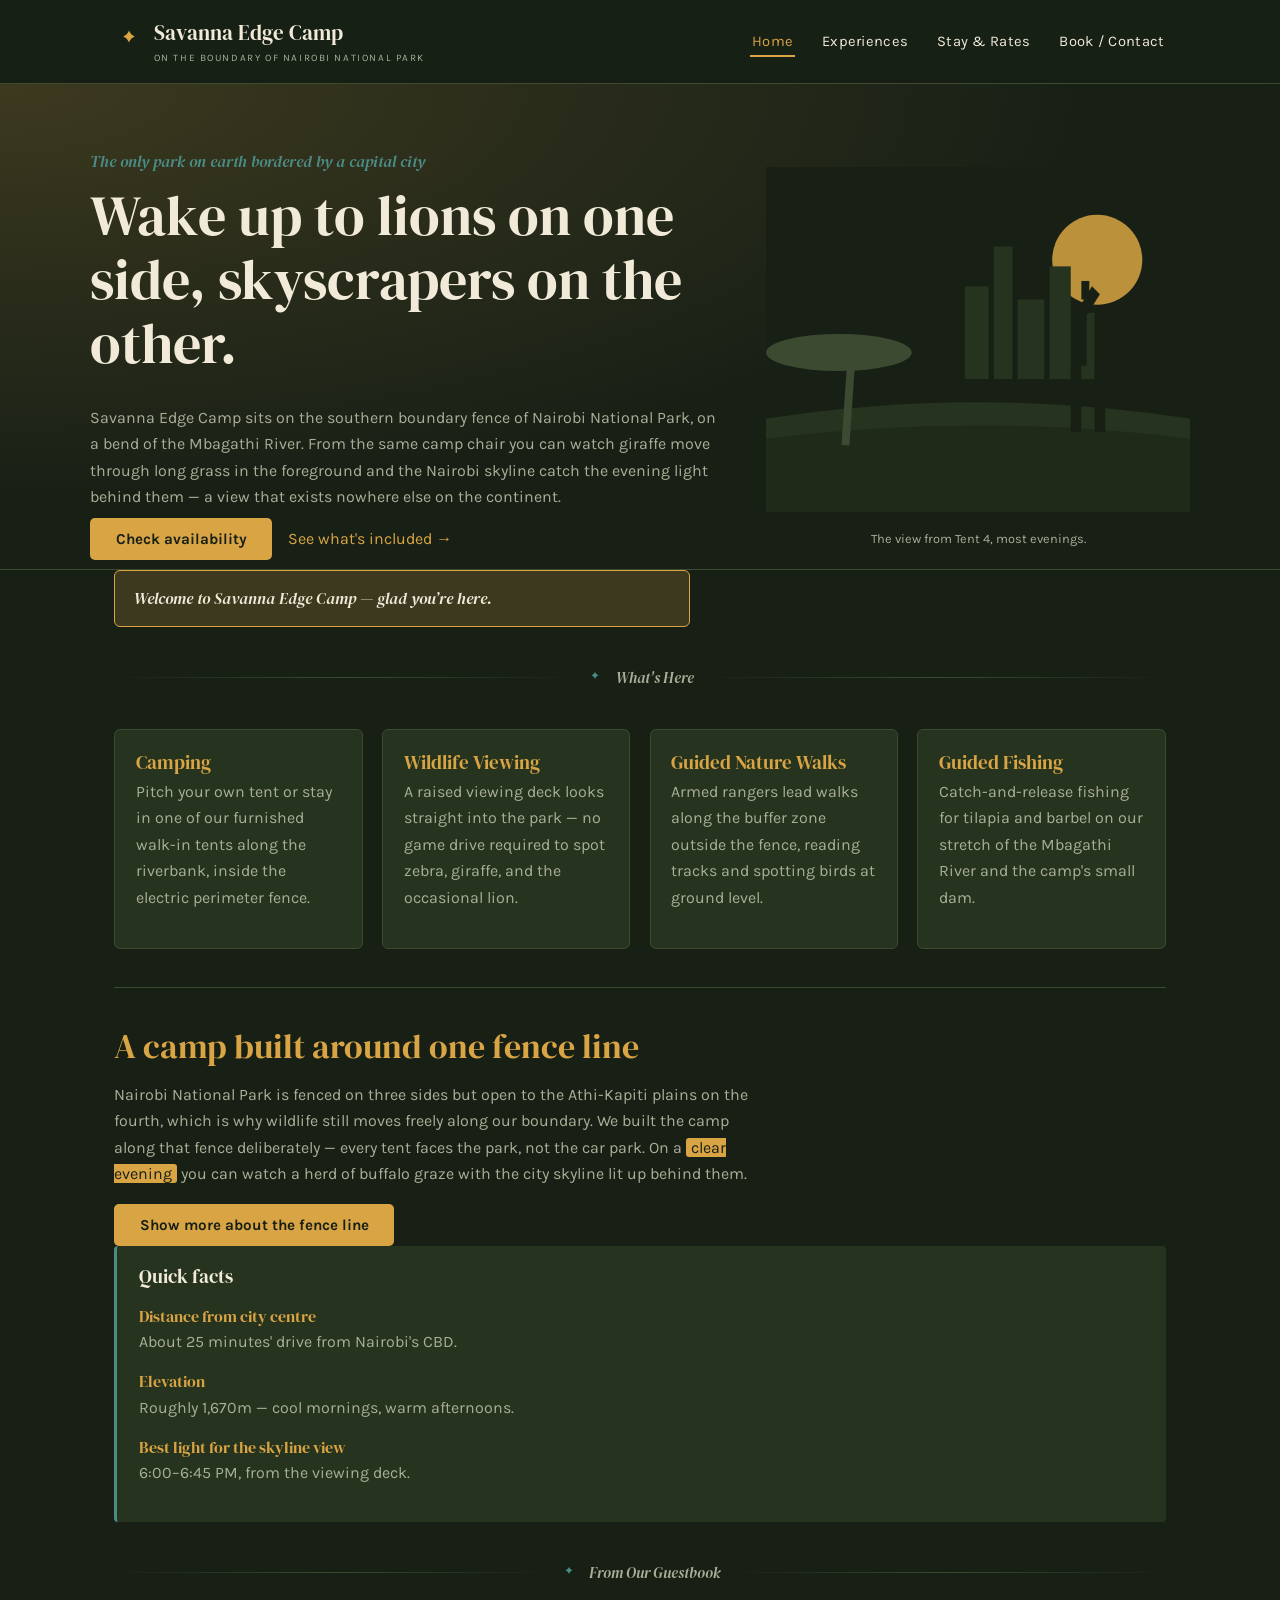
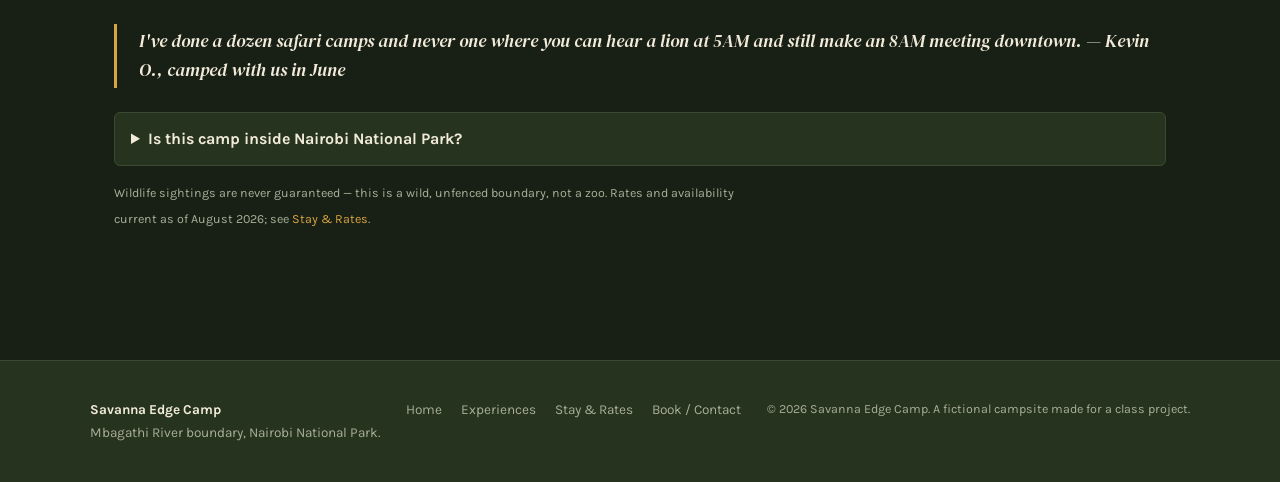
<file: index.html>
<!DOCTYPE html>
<html lang="en">
<head>
<meta charset="UTF-8">
<meta name="viewport" content="width=device-width, initial-scale=1.0">
<title>Savanna Edge Camp — Home</title>
<meta name="description" content="A tented camp on the boundary of Nairobi National Park — camping, wildlife views, guided nature walks, and guided fishing at the dam.">
<link rel="stylesheet" href="style.css">
<script src="script.js" defer></script>
</head>
<body>

<header class="site-header">
  <div class="header-inner">
    <a class="brand" href="index.html" style="display:flex;align-items:center;gap:.6rem;">
      <svg width="30" height="30" viewBox="0 0 40 40" aria-hidden="true">
        <path d="M20 6c-2 6-8 8-8 8s6 2 8 8c2-6 8-8 8-8s-6-2-8-8Z" fill="#D9A544"/>
      </svg>
      <span>Savanna Edge Camp<small>On the boundary of Nairobi National Park</small></span>
    </a>
    <nav class="primary-nav" aria-label="Primary">
      <ul>
        <li><a href="index.html" aria-current="page">Home</a></li>
        <li><a href="experiences.html">Experiences</a></li>
        <li><a href="stay.php">Stay &amp; Rates</a></li>
        <li><a href="contact.php">Book / Contact</a></li>
      </ul>
    </nav>
  </div>
</header>

<section class="hero">
  <div class="hero-inner">
    <div>
      <span class="eyebrow">The only park on earth bordered by a capital city</span>
      <h1>Wake up to lions on one side, skyscrapers on the other.</h1>
      <p>Savanna Edge Camp sits on the southern boundary fence of Nairobi National Park, on a bend of the Mbagathi River. From the same camp chair you can watch giraffe move through long grass in the foreground and the Nairobi skyline catch the evening light behind them — a view that exists nowhere else on the continent.</p>
      <p>
        <a class="btn" href="contact.php">Check availability</a>
        &nbsp;&nbsp;
        <a href="experiences.html">See what's included &rarr;</a>
      </p>
    </div>
    <figure style="margin:0;">
      <svg viewBox="0 0 320 260" width="100%" role="img" aria-labelledby="heroTitle">
        <title id="heroTitle">Illustration of the Nairobi skyline behind savanna grass, an acacia tree, and a giraffe silhouette</title>
        <rect x="0" y="0" width="320" height="260" fill="#182016"/>
        <circle cx="250" cy="70" r="34" fill="#D9A544" opacity="0.85"/>
        <!-- skyline -->
        <g fill="#26331F">
          <rect x="150" y="90" width="18" height="70"/>
          <rect x="172" y="60" width="14" height="100"/>
          <rect x="190" y="100" width="20" height="60"/>
          <rect x="214" y="75" width="16" height="85"/>
          <rect x="234" y="110" width="14" height="50"/>
        </g>
        <!-- ground -->
        <path d="M0 190 Q160 165 320 190 L320 260 L0 260 Z" fill="#26331F"/>
        <path d="M0 205 Q160 185 320 205 L320 260 L0 260 Z" fill="#1F2A19"/>
        <!-- acacia tree -->
        <path d="M60 210 L64 150" stroke="#3C4A31" stroke-width="6" fill="none"/>
        <ellipse cx="55" cy="140" rx="55" ry="14" fill="#3C4A31"/>
        <!-- giraffe silhouette -->
        <g fill="#182016">
          <rect x="230" y="150" width="8" height="50"/>
          <rect x="248" y="150" width="8" height="50"/>
          <path d="M234 150 L234 110 L246 90 L252 96 L242 112 L242 150 Z"/>
          <rect x="238" y="86" width="6" height="14"/>
        </g>
      </svg>
      <figcaption style="text-align:center;color:var(--sage);font-size:.8rem;margin-top:.5rem;">The view from Tent 4, most evenings.</figcaption>
    </figure>
  </div>
</section>

<main>

  <!-- Filled in by script.js after asking the visitor for their name -->
  <p id="welcome-message" hidden></p>

  <div class="horizon-rule">
    <svg width="18" height="18" viewBox="0 0 40 40" aria-hidden="true"><path d="M20 6c-2 6-8 8-8 8s6 2 8 8c2-6 8-8 8-8s-6-2-8-8Z" fill="#4C8C86"/></svg>
    What's Here
  </div>

  <div class="card-grid">
    <article class="card">
      <h3>Camping</h3>
      <p>Pitch your own tent or stay in one of our furnished walk-in tents along the riverbank, inside the electric perimeter fence.</p>
    </article>
    <article class="card">
      <h3>Wildlife Viewing</h3>
      <p>A raised viewing deck looks straight into the park — no game drive required to spot zebra, giraffe, and the occasional lion.</p>
    </article>
    <article class="card">
      <h3>Guided Nature Walks</h3>
      <p>Armed rangers lead walks along the buffer zone outside the fence, reading tracks and spotting birds at ground level.</p>
    </article>
    <article class="card">
      <h3>Guided Fishing</h3>
      <p>Catch-and-release fishing for tilapia and barbel on our stretch of the Mbagathi River and the camp's small dam.</p>
    </article>
  </div>

  <hr class="thin">

  <section aria-labelledby="whyus">
    <h2 id="whyus">A camp built around one fence line</h2>
    <p>Nairobi National Park is fenced on three sides but open to the Athi-Kapiti plains on the fourth, which is why wildlife still moves freely along our boundary. We built the camp along that fence deliberately — every tent faces the park, not the car park. On a <mark>clear evening</mark> you can watch a herd of buffalo graze with the city skyline lit up behind them.</p>

    <button type="button" id="fence-info-toggle" class="btn">Show more about the fence line</button>

    <div id="fence-info-extra" hidden style="margin-top:1rem;">
      <p>The electric fence around camp is a low-voltage, wildlife-deterrent design — it keeps larger animals from wandering into the tented area at night without harming them. It's inspected every evening at dusk by camp staff before the fire is lit. The section facing the park is intentionally see-through wire, not solid fencing, so the view stays open from every tent and from the deck.</p>
    </div>

    <aside class="panel">
      <h3>Quick facts</h3>
      <dl>
        <dt>Distance from city centre</dt>
        <dd>About 25 minutes' drive from Nairobi's CBD.</dd>
        <dt>Elevation</dt>
        <dd>Roughly 1,670m — cool mornings, warm afternoons.</dd>
        <dt>Best light for the skyline view</dt>
        <dd>6:00–6:45 PM, from the viewing deck.</dd>
      </dl>
    </aside>
  </section>

  <div class="horizon-rule">
    <svg width="18" height="18" viewBox="0 0 40 40" aria-hidden="true"><path d="M20 6c-2 6-8 8-8 8s6 2 8 8c2-6 8-8 8-8s-6-2-8-8Z" fill="#4C8C86"/></svg>
    From Our Guestbook
  </div>

  <blockquote>
    I've done a dozen safari camps and never one where you can hear a lion at 5AM and still make an 8AM meeting downtown.
    — Kevin O., camped with us in June
  </blockquote>

  <details>
    <summary>Is this camp inside Nairobi National Park?</summary>
    <p style="margin-top:.6rem;">No — we sit just outside the park's southern boundary, on private land along the Mbagathi River. Wildlife regularly moves along this stretch, but our nature walks and fishing take place outside the park fence, which is why they don't require a park vehicle or park entry fee.</p>
  </details>

  <p><small class="fine">Wildlife sightings are never guaranteed — this is a wild, unfenced boundary, not a zoo. Rates and availability current as of <time datetime="2026-08-01">August 2026</time>; see <a href="stay.php">Stay &amp; Rates</a>.</small></p>

</main>

<footer class="site-footer">
  <div class="footer-inner">
    <div>
      <strong style="color:var(--cream);">Savanna Edge Camp</strong><br>
      Mbagathi River boundary, Nairobi National Park.
    </div>
    <nav aria-label="Footer">
      <ul>
        <li><a href="index.html">Home</a></li>
        <li><a href="experiences.html">Experiences</a></li>
        <li><a href="stay.php">Stay &amp; Rates</a></li>
        <li><a href="contact.php">Book / Contact</a></li>
      </ul>
    </nav>
    <small class="fine">&copy; 2026 Savanna Edge Camp. A fictional campsite made for a class project.</small>
  </div>
</footer>

</body>
</html>
</file>
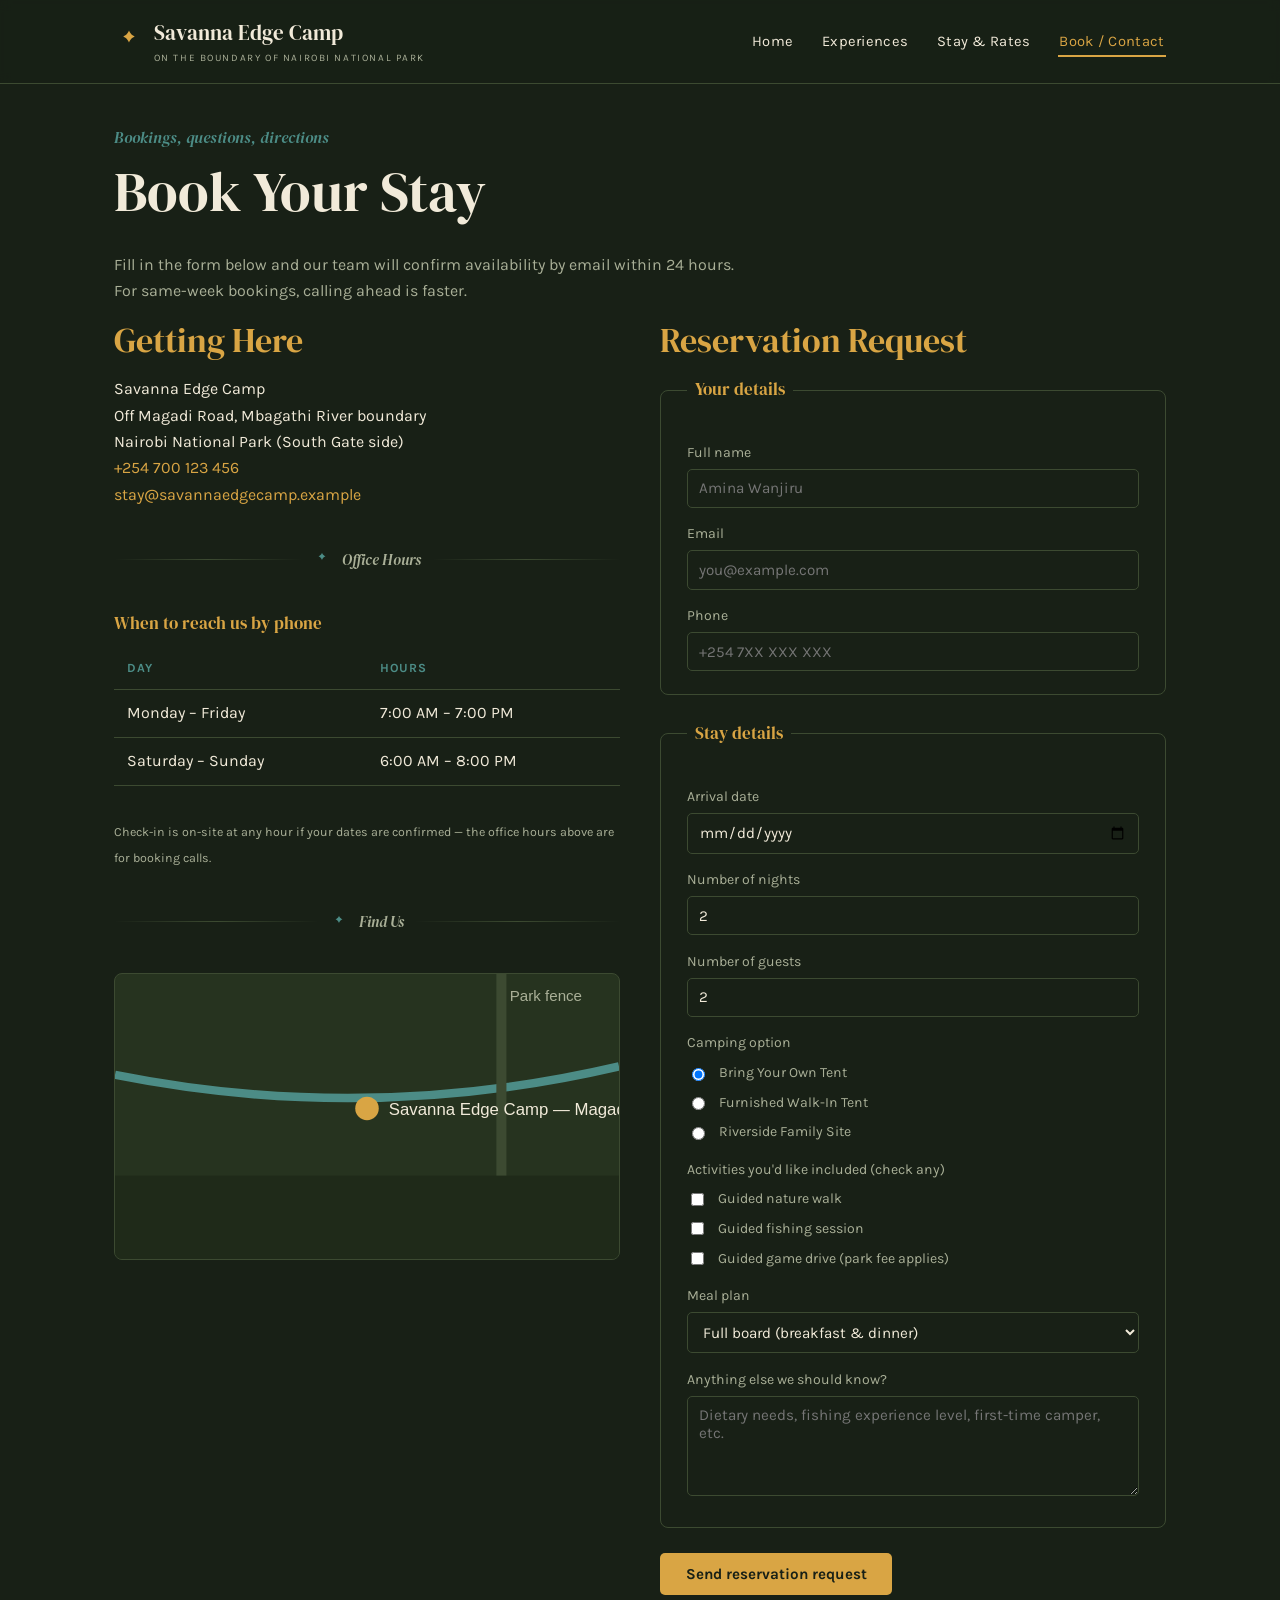
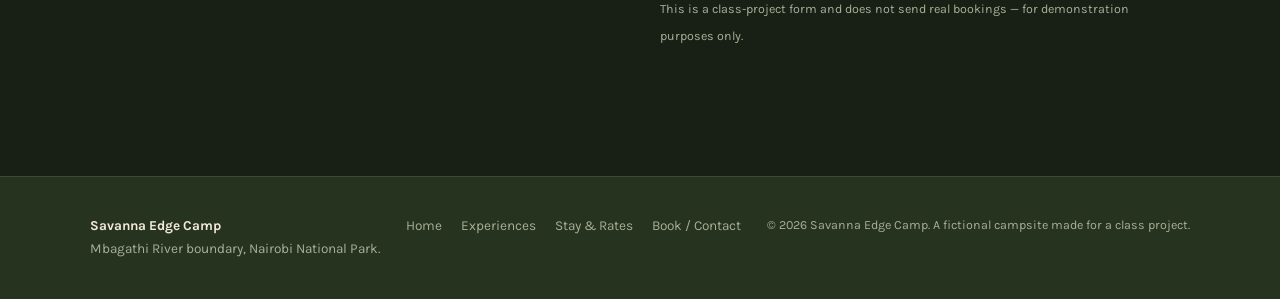
<file: contact.html>
<!DOCTYPE html>
<html lang="en">
<head>
<meta charset="UTF-8">
<meta name="viewport" content="width=device-width, initial-scale=1.0">
<title>Savanna Edge Camp — Book / Contact</title>
<meta name="description" content="Reserve your stay, ask a question, or find directions to Savanna Edge Camp.">
<link rel="stylesheet" href="style.css">
<script src="script.js" defer></script>
</head>
<body>

<header class="site-header">
  <div class="header-inner">
    <a class="brand" href="index.html" style="display:flex;align-items:center;gap:.6rem;">
      <svg width="30" height="30" viewBox="0 0 40 40" aria-hidden="true">
        <path d="M20 6c-2 6-8 8-8 8s6 2 8 8c2-6 8-8 8-8s-6-2-8-8Z" fill="#D9A544"/>
      </svg>
      <span>Savanna Edge Camp<small>On the boundary of Nairobi National Park</small></span>
    </a>
    <nav class="primary-nav" aria-label="Primary">
      <ul>
        <li><a href="index.html">Home</a></li>
        <li><a href="experiences.html">Experiences</a></li>
        <li><a href="stay.html">Stay &amp; Rates</a></li>
        <li><a href="contact.html" aria-current="page">Book / Contact</a></li>
      </ul>
    </nav>
  </div>
</header>

<main style="padding-top:2.5rem;">

  <span class="eyebrow">Bookings, questions, directions</span>
  <h1>Book Your Stay</h1>
  <p>Fill in the form below and our team will confirm availability by email within 24 hours. For same-week bookings, calling ahead is faster.</p>

  <div style="display:grid;grid-template-columns:1fr 1fr;gap:2.5rem;">
    <section>
      <h2>Getting Here</h2>
      <address>
        Savanna Edge Camp<br>
        Off Magadi Road, Mbagathi River boundary<br>
        Nairobi National Park (South Gate side)<br>
        <a href="tel:+254700123456">+254 700 123 456</a><br>
        <a href="mailto:stay@savannaedgecamp.example">stay@savannaedgecamp.example</a>
      </address>

      <div class="horizon-rule">
        <svg width="18" height="18" viewBox="0 0 40 40" aria-hidden="true"><path d="M20 6c-2 6-8 8-8 8s6 2 8 8c2-6 8-8 8-8s-6-2-8-8Z" fill="#4C8C86"/></svg>
        Office Hours
      </div>
      <table>
        <caption>When to reach us by phone</caption>
        <thead><tr><th scope="col">Day</th><th scope="col">Hours</th></tr></thead>
        <tbody>
          <tr><td>Monday – Friday</td><td>7:00 AM – 7:00 PM</td></tr>
          <tr><td>Saturday – Sunday</td><td>6:00 AM – 8:00 PM</td></tr>
        </tbody>
      </table>
      <p><small class="fine">Check-in is on-site at any hour if your dates are confirmed — the office hours above are for booking calls.</small></p>

      <div class="horizon-rule">
        <svg width="18" height="18" viewBox="0 0 40 40" aria-hidden="true"><path d="M20 6c-2 6-8 8-8 8s6 2 8 8c2-6 8-8 8-8s-6-2-8-8Z" fill="#4C8C86"/></svg>
        Find Us
      </div>
      <svg viewBox="0 0 300 170" width="100%" role="img" aria-labelledby="mapTitle" style="border:1px solid #3C4A31;border-radius:8px;background:#26331F;">
        <title id="mapTitle">Simplified map showing Savanna Edge Camp on the Mbagathi River boundary of Nairobi National Park, off Magadi Road</title>
        <path d="M0 60 Q150 90 300 55" stroke="#4C8C86" stroke-width="5" fill="none"/>
        <line x1="230" y1="0" x2="230" y2="170" stroke="#3C4A31" stroke-width="6"/>
        <rect x="0" y="120" width="300" height="50" fill="#1F2A19"/>
        <circle cx="150" cy="80" r="7" fill="#D9A544"/>
        <text x="163" y="84" fill="#F1EAD9" font-size="10" font-family="sans-serif">Savanna Edge Camp — Magadi Rd</text>
        <text x="235" y="16" fill="#A9AF97" font-size="9" font-family="sans-serif">Park fence</text>
      </svg>
    </section>

    <section>
      <h2>Reservation Request</h2>

      <div id="form-errors" role="alert" hidden></div>
      <div id="form-success" role="status" hidden></div>

      <form action="#" method="post" id="reservation-form" novalidate>
        <fieldset>
          <legend>Your details</legend>

          <label for="name">Full name</label>
          <input type="text" id="name" name="name" placeholder="Amina Wanjiru" required>

          <label for="email">Email</label>
          <input type="email" id="email" name="email" placeholder="you@example.com" required>

          <label for="phone">Phone</label>
          <input type="tel" id="phone" name="phone" placeholder="+254 7XX XXX XXX" required>
        </fieldset>

        <fieldset>
          <legend>Stay details</legend>

          <label for="arrive">Arrival date</label>
          <input type="date" id="arrive" name="arrive" required>

          <label for="nights">Number of nights</label>
          <input type="number" id="nights" name="nights" min="1" max="14" value="2" required>

          <label for="guests">Number of guests</label>
          <input type="number" id="guests" name="guests" min="1" max="20" value="2" required>

          <label>Camping option</label>
          <div class="radio-row">
            <input type="radio" id="opt-byo" name="camp-option" value="byo-tent" checked>
            <label for="opt-byo" style="display:inline;margin:0;">Bring Your Own Tent</label>
          </div>
          <div class="radio-row">
            <input type="radio" id="opt-furnished" name="camp-option" value="furnished-tent">
            <label for="opt-furnished" style="display:inline;margin:0;">Furnished Walk-In Tent</label>
          </div>
          <div class="radio-row">
            <input type="radio" id="opt-family" name="camp-option" value="family-site">
            <label for="opt-family" style="display:inline;margin:0;">Riverside Family Site</label>
          </div>

          <label>Activities you'd like included (check any)</label>
          <div class="checkbox-row">
            <input type="checkbox" id="act-walk" name="activities" value="nature-walk">
            <label for="act-walk" style="display:inline;margin:0;">Guided nature walk</label>
          </div>
          <div class="checkbox-row">
            <input type="checkbox" id="act-fish" name="activities" value="fishing">
            <label for="act-fish" style="display:inline;margin:0;">Guided fishing session</label>
          </div>
          <div class="checkbox-row">
            <input type="checkbox" id="act-drive" name="activities" value="game-drive">
            <label for="act-drive" style="display:inline;margin:0;">Guided game drive (park fee applies)</label>
          </div>

          <label for="meals">Meal plan</label>
          <select id="meals" name="meals">
            <option value="none">No meals — self-catering</option>
            <option value="breakfast">Breakfast only</option>
            <option value="full-board" selected>Full board (breakfast &amp; dinner)</option>
          </select>

          <label for="notes">Anything else we should know?</label>
          <textarea id="notes" name="notes" placeholder="Dietary needs, fishing experience level, first-time camper, etc."></textarea>
        </fieldset>

        <button type="submit">Send reservation request</button>
      </form>
      <p><small class="fine">This is a class-project form and does not send real bookings — for demonstration purposes only.</small></p>
    </section>
  </div>

</main>

<footer class="site-footer">
  <div class="footer-inner">
    <div>
      <strong style="color:var(--cream);">Savanna Edge Camp</strong><br>
      Mbagathi River boundary, Nairobi National Park.
    </div>
    <nav aria-label="Footer">
      <ul>
        <li><a href="index.html">Home</a></li>
        <li><a href="experiences.html">Experiences</a></li>
        <li><a href="stay.html">Stay &amp; Rates</a></li>
        <li><a href="contact.html">Book / Contact</a></li>
      </ul>
    </nav>
    <small class="fine">&copy; 2026 Savanna Edge Camp. A fictional campsite made for a class project.</small>
  </div>
</footer>

</body>
</html>
</file>
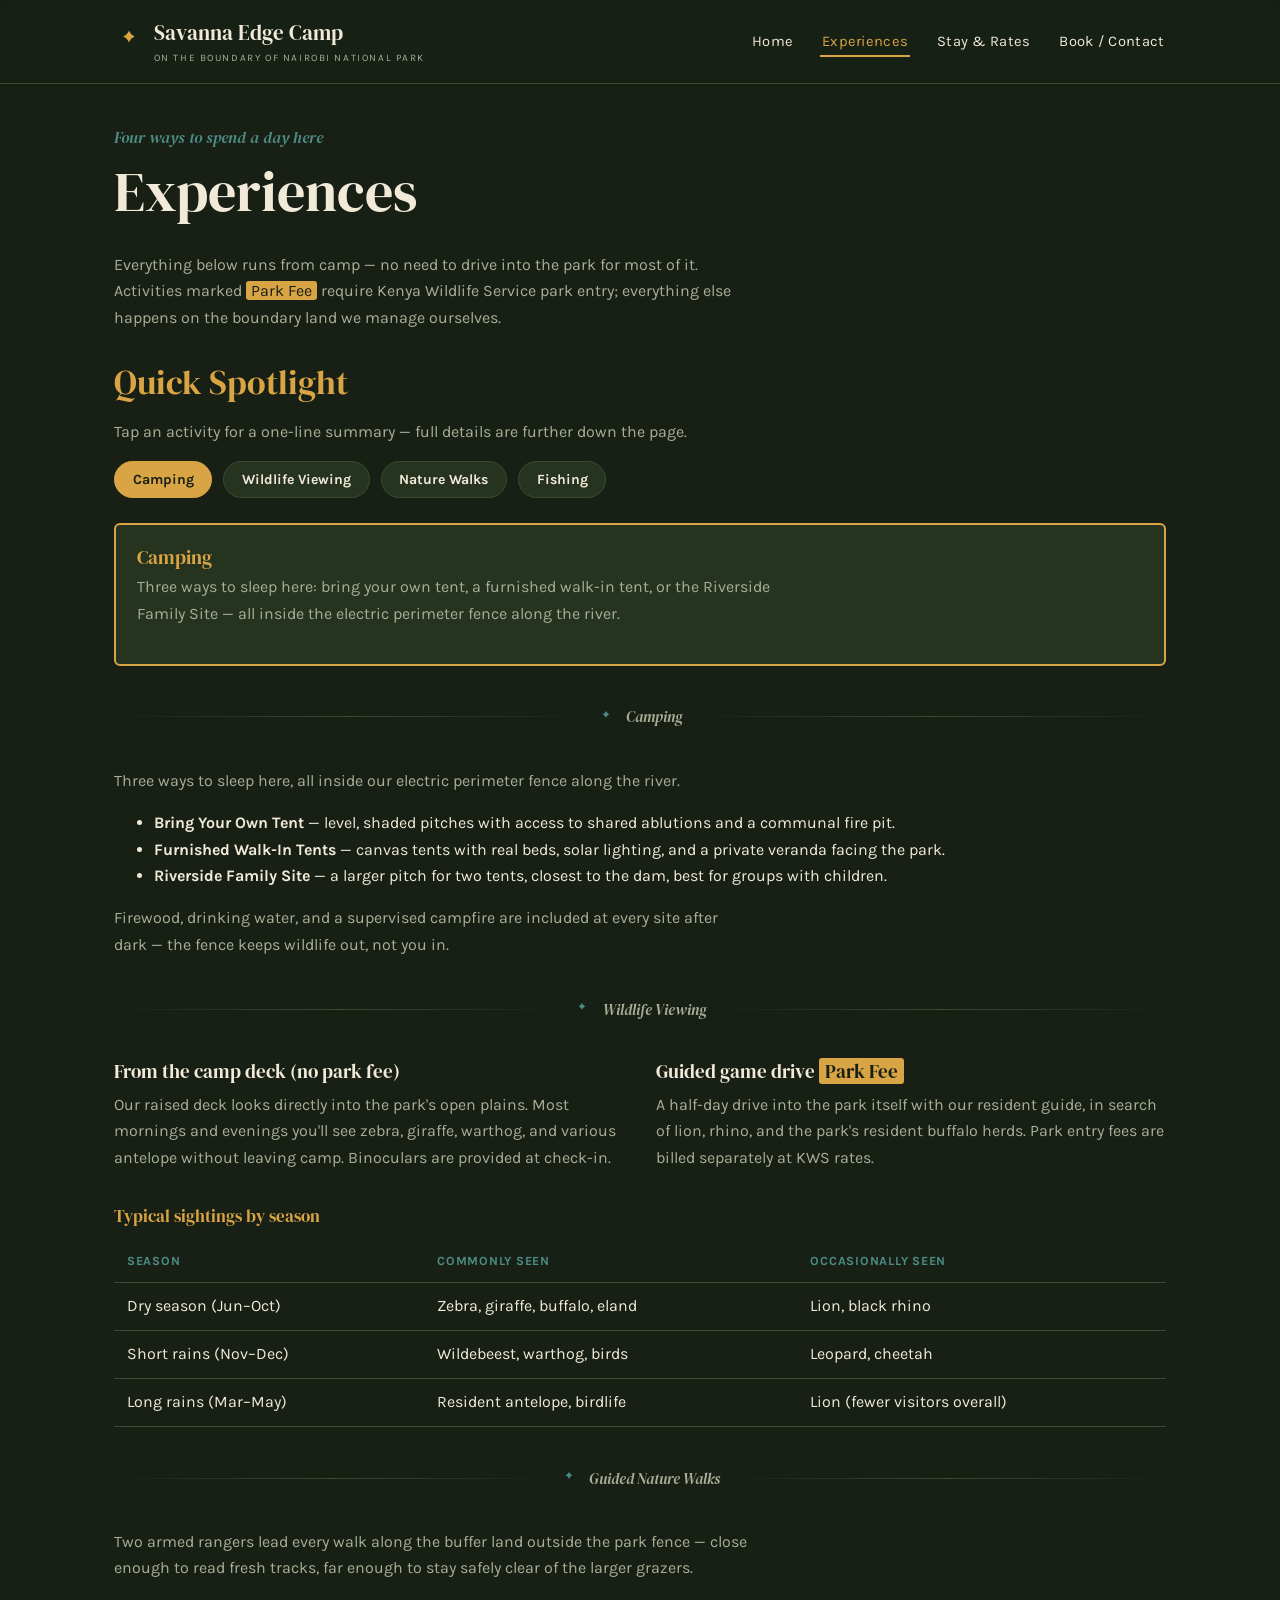
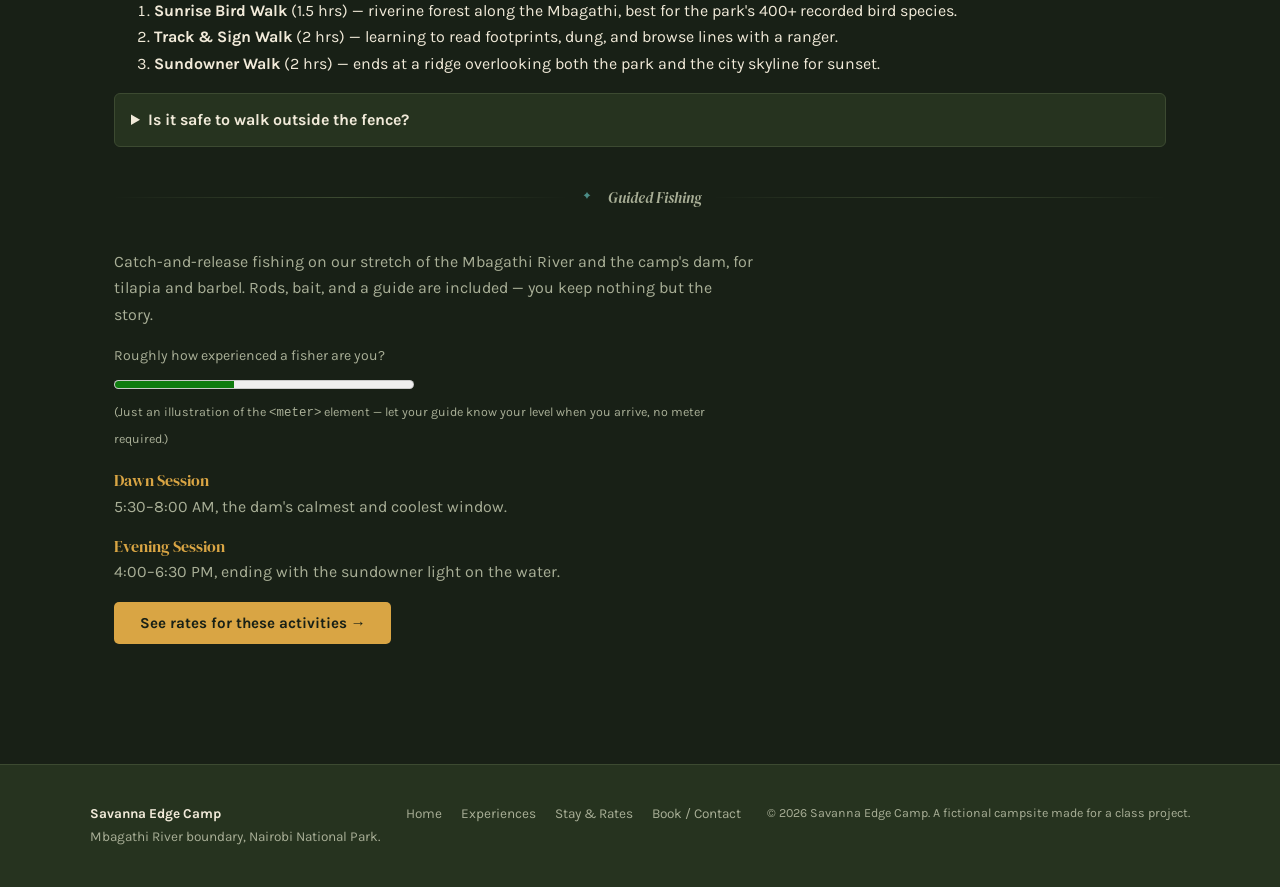
<file: experiences.html>
<!DOCTYPE html>
<html lang="en">
<head>
<meta charset="UTF-8">
<meta name="viewport" content="width=device-width, initial-scale=1.0">
<title>Savanna Edge Camp — Experiences</title>
<meta name="description" content="Camping, wildlife viewing, guided nature walks, and guided fishing at Savanna Edge Camp.">
<link rel="stylesheet" href="style.css">
<script src="script.js" defer></script>
</head>
<body>

<header class="site-header">
  <div class="header-inner">
    <a class="brand" href="index.html" style="display:flex;align-items:center;gap:.6rem;">
      <svg width="30" height="30" viewBox="0 0 40 40" aria-hidden="true">
        <path d="M20 6c-2 6-8 8-8 8s6 2 8 8c2-6 8-8 8-8s-6-2-8-8Z" fill="#D9A544"/>
      </svg>
      <span>Savanna Edge Camp<small>On the boundary of Nairobi National Park</small></span>
    </a>
    <nav class="primary-nav" aria-label="Primary">
      <ul>
        <li><a href="index.html">Home</a></li>
        <li><a href="experiences.html" aria-current="page">Experiences</a></li>
        <li><a href="stay.php">Stay &amp; Rates</a></li>
        <li><a href="contact.php">Book / Contact</a></li>
      </ul>
    </nav>
  </div>
</header>

<main style="padding-top:2.5rem;">

  <span class="eyebrow">Four ways to spend a day here</span>
  <h1>Experiences</h1>
  <p>Everything below runs from camp — no need to drive into the park for most of it. Activities marked <mark>Park Fee</mark> require Kenya Wildlife Service park entry; everything else happens on the boundary land we manage ourselves.</p>

  <h2 style="margin-top:2rem;">Quick Spotlight</h2>
  <p>Tap an activity for a one-line summary — full details are further down the page.</p>
  <div class="spotlight-buttons">
    <button type="button" class="spotlight-btn is-active" data-activity="camping">Camping</button>
    <button type="button" class="spotlight-btn" data-activity="wildlife">Wildlife Viewing</button>
    <button type="button" class="spotlight-btn" data-activity="walks">Nature Walks</button>
    <button type="button" class="spotlight-btn" data-activity="fishing">Fishing</button>
  </div>
  <article class="card" id="spotlight-panel" style="border-color:var(--gold);">
    <h3>Camping</h3>
    <p>Three ways to sleep here: bring your own tent, a furnished walk-in tent, or the Riverside Family Site — all inside the electric perimeter fence along the river.</p>
  </article>

  <div class="horizon-rule">
    <svg width="18" height="18" viewBox="0 0 40 40" aria-hidden="true"><path d="M20 6c-2 6-8 8-8 8s6 2 8 8c2-6 8-8 8-8s-6-2-8-8Z" fill="#4C8C86"/></svg>
    Camping
  </div>

  <p>Three ways to sleep here, all inside our electric perimeter fence along the river.</p>
  <ul>
    <li><strong>Bring Your Own Tent</strong> — level, shaded pitches with access to shared ablutions and a communal fire pit.</li>
    <li><strong>Furnished Walk-In Tents</strong> — canvas tents with real beds, solar lighting, and a private veranda facing the park.</li>
    <li><strong>Riverside Family Site</strong> — a larger pitch for two tents, closest to the dam, best for groups with children.</li>
  </ul>
  <p>Firewood, drinking water, and a supervised campfire are included at every site after dark — the fence keeps wildlife out, not you in.</p>

  <div class="horizon-rule">
    <svg width="18" height="18" viewBox="0 0 40 40" aria-hidden="true"><path d="M20 6c-2 6-8 8-8 8s6 2 8 8c2-6 8-8 8-8s-6-2-8-8Z" fill="#4C8C86"/></svg>
    Wildlife Viewing
  </div>

  <div style="display:grid;grid-template-columns:1fr 1fr;gap:2rem;">
    <section>
      <h3>From the camp deck (no park fee)</h3>
      <p>Our raised deck looks directly into the park's open plains. Most mornings and evenings you'll see zebra, giraffe, warthog, and various antelope without leaving camp. Binoculars are provided at check-in.</p>
    </section>
    <section>
      <h3>Guided game drive <mark>Park Fee</mark></h3>
      <p>A half-day drive into the park itself with our resident guide, in search of lion, rhino, and the park's resident buffalo herds. Park entry fees are billed separately at KWS rates.</p>
    </section>
  </div>

  <table>
    <caption>Typical sightings by season</caption>
    <thead>
      <tr><th scope="col">Season</th><th scope="col">Commonly seen</th><th scope="col">Occasionally seen</th></tr>
    </thead>
    <tbody>
      <tr><td>Dry season (Jun–Oct)</td><td>Zebra, giraffe, buffalo, eland</td><td>Lion, black rhino</td></tr>
      <tr><td>Short rains (Nov–Dec)</td><td>Wildebeest, warthog, birds</td><td>Leopard, cheetah</td></tr>
      <tr><td>Long rains (Mar–May)</td><td>Resident antelope, birdlife</td><td>Lion (fewer visitors overall)</td></tr>
    </tbody>
  </table>

  <div class="horizon-rule">
    <svg width="18" height="18" viewBox="0 0 40 40" aria-hidden="true"><path d="M20 6c-2 6-8 8-8 8s6 2 8 8c2-6 8-8 8-8s-6-2-8-8Z" fill="#4C8C86"/></svg>
    Guided Nature Walks
  </div>

  <p>Two armed rangers lead every walk along the buffer land outside the park fence — close enough to read fresh tracks, far enough to stay safely clear of the larger grazers.</p>
  <ol>
    <li><strong>Sunrise Bird Walk</strong> (1.5 hrs) — riverine forest along the Mbagathi, best for the park's 400+ recorded bird species.</li>
    <li><strong>Track &amp; Sign Walk</strong> (2 hrs) — learning to read footprints, dung, and browse lines with a ranger.</li>
    <li><strong>Sundowner Walk</strong> (2 hrs) — ends at a ridge overlooking both the park and the city skyline for sunset.</li>
  </ol>

  <details>
    <summary>Is it safe to walk outside the fence?</summary>
    <p style="margin-top:.6rem;">All walks are led by two KWS-licensed armed rangers who know this stretch of boundary well. Routes are chosen daily based on where wildlife has been moving, and walks are paused or rerouted if animals are too close for a safe distance.</p>
  </details>

  <div class="horizon-rule">
    <svg width="18" height="18" viewBox="0 0 40 40" aria-hidden="true"><path d="M20 6c-2 6-8 8-8 8s6 2 8 8c2-6 8-8 8-8s-6-2-8-8Z" fill="#4C8C86"/></svg>
    Guided Fishing
  </div>

  <p>Catch-and-release fishing on our stretch of the Mbagathi River and the camp's dam, for tilapia and barbel. Rods, bait, and a guide are included — you keep nothing but the story.</p>

  <label for="skill">Roughly how experienced a fisher are you?</label>
  <meter id="skill" min="0" max="10" value="4" style="max-width:300px;"></meter>
  <p><small class="fine">(Just an illustration of the <code>&lt;meter&gt;</code> element — let your guide know your level when you arrive, no meter required.)</small></p>

  <dl>
    <dt>Dawn Session</dt>
    <dd>5:30–8:00 AM, the dam's calmest and coolest window.</dd>
    <dt>Evening Session</dt>
    <dd>4:00–6:30 PM, ending with the sundowner light on the water.</dd>
  </dl>

  <p style="margin-top:1.5rem;">
    <a class="btn" href="stay.php">See rates for these activities &rarr;</a>
  </p>

</main>

<footer class="site-footer">
  <div class="footer-inner">
    <div>
      <strong style="color:var(--cream);">Savanna Edge Camp</strong><br>
      Mbagathi River boundary, Nairobi National Park.
    </div>
    <nav aria-label="Footer">
      <ul>
        <li><a href="index.html">Home</a></li>
        <li><a href="experiences.html">Experiences</a></li>
        <li><a href="stay.php">Stay &amp; Rates</a></li>
        <li><a href="contact.php">Book / Contact</a></li>
      </ul>
    </nav>
    <small class="fine">&copy; 2026 Savanna Edge Camp. A fictional campsite made for a class project.</small>
  </div>
</footer>

</body>
</html>
</file>
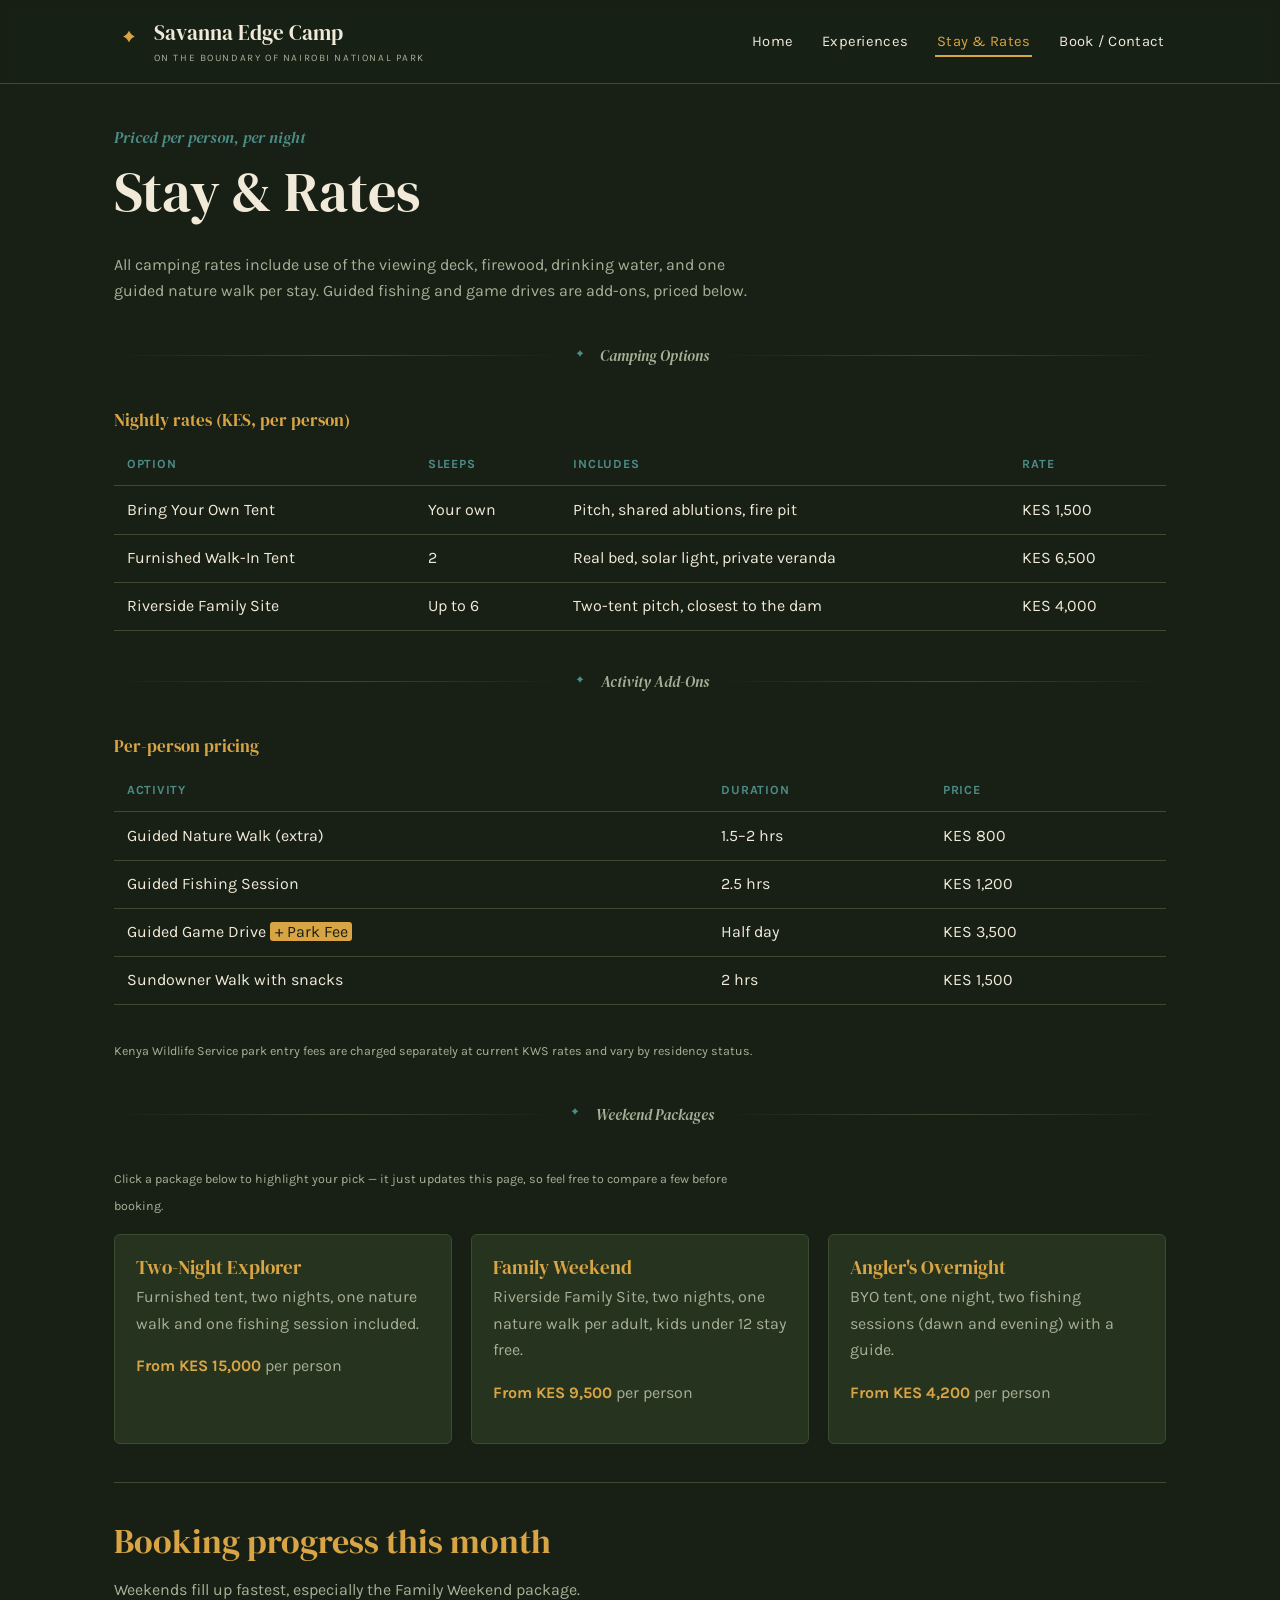
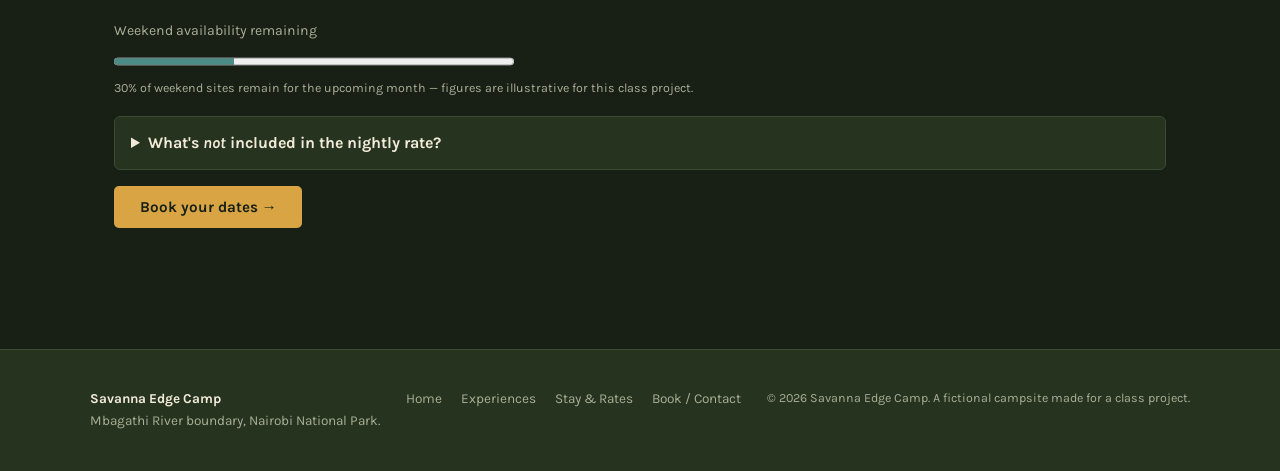
<file: stay.html>
<!DOCTYPE html>
<html lang="en">
<head>
<meta charset="UTF-8">
<meta name="viewport" content="width=device-width, initial-scale=1.0">
<title>Savanna Edge Camp — Stay &amp; Rates</title>
<meta name="description" content="Camping options and rates at Savanna Edge Camp, on the boundary of Nairobi National Park.">
<link rel="stylesheet" href="style.css">
<script src="script.js" defer></script>
</head>
<body>

<header class="site-header">
  <div class="header-inner">
    <a class="brand" href="index.html" style="display:flex;align-items:center;gap:.6rem;">
      <svg width="30" height="30" viewBox="0 0 40 40" aria-hidden="true">
        <path d="M20 6c-2 6-8 8-8 8s6 2 8 8c2-6 8-8 8-8s-6-2-8-8Z" fill="#D9A544"/>
      </svg>
      <span>Savanna Edge Camp<small>On the boundary of Nairobi National Park</small></span>
    </a>
    <nav class="primary-nav" aria-label="Primary">
      <ul>
        <li><a href="index.html">Home</a></li>
        <li><a href="experiences.html">Experiences</a></li>
        <li><a href="stay.html" aria-current="page">Stay &amp; Rates</a></li>
        <li><a href="contact.html">Book / Contact</a></li>
      </ul>
    </nav>
  </div>
</header>

<main style="padding-top:2.5rem;">

  <span class="eyebrow">Priced per person, per night</span>
  <h1>Stay &amp; Rates</h1>
  <p>All camping rates include use of the viewing deck, firewood, drinking water, and one guided nature walk per stay. Guided fishing and game drives are add-ons, priced below.</p>

  <div class="horizon-rule">
    <svg width="18" height="18" viewBox="0 0 40 40" aria-hidden="true"><path d="M20 6c-2 6-8 8-8 8s6 2 8 8c2-6 8-8 8-8s-6-2-8-8Z" fill="#4C8C86"/></svg>
    Camping Options
  </div>

  <table>
    <caption>Nightly rates (KES, per person)</caption>
    <thead>
      <tr><th scope="col">Option</th><th scope="col">Sleeps</th><th scope="col">Includes</th><th scope="col">Rate</th></tr>
    </thead>
    <tbody>
      <tr><td>Bring Your Own Tent</td><td>Your own</td><td>Pitch, shared ablutions, fire pit</td><td>KES 1,500</td></tr>
      <tr><td>Furnished Walk-In Tent</td><td>2</td><td>Real bed, solar light, private veranda</td><td>KES 6,500</td></tr>
      <tr><td>Riverside Family Site</td><td>Up to 6</td><td>Two-tent pitch, closest to the dam</td><td>KES 4,000</td></tr>
    </tbody>
  </table>

  <div class="horizon-rule">
    <svg width="18" height="18" viewBox="0 0 40 40" aria-hidden="true"><path d="M20 6c-2 6-8 8-8 8s6 2 8 8c2-6 8-8 8-8s-6-2-8-8Z" fill="#4C8C86"/></svg>
    Activity Add-Ons
  </div>

  <table>
    <caption>Per-person pricing</caption>
    <thead>
      <tr><th scope="col">Activity</th><th scope="col">Duration</th><th scope="col">Price</th></tr>
    </thead>
    <tbody>
      <tr><td>Guided Nature Walk (extra)</td><td>1.5–2 hrs</td><td>KES 800</td></tr>
      <tr><td>Guided Fishing Session</td><td>2.5 hrs</td><td>KES 1,200</td></tr>
      <tr><td>Guided Game Drive <mark>+ Park Fee</mark></td><td>Half day</td><td>KES 3,500</td></tr>
      <tr><td>Sundowner Walk with snacks</td><td>2 hrs</td><td>KES 1,500</td></tr>
    </tbody>
  </table>
  <p><small class="fine">Kenya Wildlife Service park entry fees are charged separately at current KWS rates and vary by residency status.</small></p>

  <div class="horizon-rule">
    <svg width="18" height="18" viewBox="0 0 40 40" aria-hidden="true"><path d="M20 6c-2 6-8 8-8 8s6 2 8 8c2-6 8-8 8-8s-6-2-8-8Z" fill="#4C8C86"/></svg>
    Weekend Packages
  </div>

  <p><small class="fine">Click a package below to highlight your pick — it just updates this page, so feel free to compare a few before booking.</small></p>

  <div class="card-grid" style="grid-template-columns:repeat(3,1fr);">
    <article class="card package-card" data-name="Two-Night Explorer" data-price="KES 15,000">
      <h3>Two-Night Explorer</h3>
      <p>Furnished tent, two nights, one nature walk and one fishing session included.</p>
      <p><strong style="color:var(--gold);">From KES 15,000</strong> per person</p>
    </article>
    <article class="card package-card" data-name="Family Weekend" data-price="KES 9,500">
      <h3>Family Weekend</h3>
      <p>Riverside Family Site, two nights, one nature walk per adult, kids under 12 stay free.</p>
      <p><strong style="color:var(--gold);">From KES 9,500</strong> per person</p>
    </article>
    <article class="card package-card" data-name="Angler's Overnight" data-price="KES 4,200">
      <h3>Angler's Overnight</h3>
      <p>BYO tent, one night, two fishing sessions (dawn and evening) with a guide.</p>
      <p><strong style="color:var(--gold);">From KES 4,200</strong> per person</p>
    </article>
  </div>

  <p id="package-summary" hidden></p>

  <hr class="thin">

  <section>
    <h2>Booking progress this month</h2>
    <p>Weekends fill up fastest, especially the Family Weekend package.</p>
    <label for="fill">Weekend availability remaining</label>
    <progress id="fill" value="30" max="100" style="max-width:400px;"></progress>
    <p><small class="fine">30% of weekend sites remain for the upcoming month — figures are illustrative for this class project.</small></p>
  </section>

  <details>
    <summary>What's <em>not</em> included in the nightly rate?</summary>
    <p style="margin-top:.6rem;">Meals, park entry fees for game drives, transport to camp, and fishing tackle rental beyond what your guide provides. A simple breakfast and dinner can be added at KES 1,800 per person, per day.</p>
  </details>

  <p style="margin-top:1.5rem;">
    <a class="btn" href="contact.html">Book your dates &rarr;</a>
  </p>

</main>

<footer class="site-footer">
  <div class="footer-inner">
    <div>
      <strong style="color:var(--cream);">Savanna Edge Camp</strong><br>
      Mbagathi River boundary, Nairobi National Park.
    </div>
    <nav aria-label="Footer">
      <ul>
        <li><a href="index.html">Home</a></li>
        <li><a href="experiences.html">Experiences</a></li>
        <li><a href="stay.html">Stay &amp; Rates</a></li>
        <li><a href="contact.html">Book / Contact</a></li>
      </ul>
    </nav>
    <small class="fine">&copy; 2026 Savanna Edge Camp. A fictional campsite made for a class project.</small>
  </div>
</footer>

</body>
</html>
</file>
<file: style.css>
/* ============================================================
   SAVANNA EDGE CAMP — shared design system
   Concept: Nairobi National Park is the only park on earth that
   borders a capital city skyline — wildlife with skyscrapers behind
   it. That contrast (wild grass + city silhouette) is the signature.

   Palette:  #182016 (bush-night)  #26331F (olive panel)
             #D9A544 (dry-grass gold)   #4C8C86 (dam teal)
             #F1EAD9 (canvas cream)     #A9AF97 (sage muted)
   Type:     "DM Serif Display" (headings, logbook gravitas)
             "Karla" (body, plain and legible)
   ============================================================ */

@import url('https://fonts.googleapis.com/css2?family=DM+Serif+Display:ital@0;1&family=Karla:wght@400;500;700&display=swap');

:root{
  --night:#182016;
  --olive:#26331F;
  --olive-light:#2E3F2733;
  --gold:#D9A544;
  --gold-soft:#D9A54430;
  --teal:#4C8C86;
  --cream:#F1EAD9;
  --sage:#A9AF97;
  --rule: 1px solid #3C4A31;
}

*{ box-sizing:border-box; }

body{
  margin:0;
  background:var(--night);
  color:var(--cream);
  font-family:'Karla', sans-serif;
  line-height:1.65;
}

h1,h2,h3,h4{
  font-family:'DM Serif Display', serif;
  font-weight:400;
  line-height:1.15;
  margin:0 0 .5em 0;
  color:var(--cream);
}
h1{ font-size:clamp(2.2rem, 5vw, 3.5rem); }
h2{ font-size:clamp(1.5rem, 3vw, 2.1rem); color:var(--gold); }
h3{ font-size:1.2rem; color:var(--cream); }

p{ margin:0 0 1em 0; color:var(--sage); max-width:64ch; }

a{ color:var(--gold); text-decoration:none; }
a:hover, a:focus-visible{ text-decoration:underline; }
a:focus-visible, button:focus-visible, input:focus-visible,
select:focus-visible, textarea:focus-visible{
  outline:2px solid var(--teal);
  outline-offset:3px;
}

/* ---------- skyline/acacia divider — the running signature ---------- */
.horizon-rule{
  display:flex; align-items:center; gap:.7rem;
  margin:2.4rem 0; color:var(--sage);
  font-family:'DM Serif Display', serif; font-style:italic;
  font-size:.95rem;
}
.horizon-rule::before, .horizon-rule::after{
  content:""; height:1px; flex:1;
  background:linear-gradient(90deg, transparent, #3C4A31, transparent);
}
.horizon-rule svg{ flex-shrink:0; }

/* ---------- header / nav ---------- */
header.site-header{
  position:sticky; top:0; z-index:10;
  background:rgba(24,32,22,.94);
  backdrop-filter:blur(6px);
  border-bottom:var(--rule);
}
.header-inner{
  max-width:1100px; margin:0 auto;
  display:flex; align-items:center; justify-content:space-between;
  padding:1rem 1.5rem;
}
.brand{
  display:flex; align-items:center; gap:.6rem;
  font-family:'DM Serif Display', serif; font-size:1.3rem; color:var(--cream);
}
.brand small{
  display:block; font-family:'Karla',sans-serif; font-weight:400;
  font-size:.62rem; letter-spacing:.16em; text-transform:uppercase; color:var(--sage);
}
nav.primary-nav ul{ list-style:none; display:flex; gap:1.6rem; margin:0; padding:0; }
nav.primary-nav a{
  color:var(--cream); font-size:.92rem; letter-spacing:.02em;
  padding:.3rem .1rem; border-bottom:2px solid transparent;
}
nav.primary-nav a:hover, nav.primary-nav a[aria-current="page"]{
  color:var(--gold); border-bottom-color:var(--gold); text-decoration:none;
}

/* ---------- layout helpers ---------- */
main{ max-width:1100px; margin:0 auto; padding:0 1.5rem 4rem; }
.hero{
  padding:4rem 1.5rem 0; border-bottom:var(--rule);
  background: radial-gradient(ellipse at top left, var(--gold-soft), transparent 60%);
}
.hero-inner{
  max-width:1100px; margin:0 auto;
  display:grid; grid-template-columns:1.2fr .8fr; gap:2.5rem; align-items:center;
  padding-bottom:0;
}
@media (max-width:760px){ .hero-inner{ grid-template-columns:1fr; } }

.eyebrow{
  font-family:'DM Serif Display', serif; font-style:italic; color:var(--teal);
  font-size:1rem; margin-bottom:.6rem; display:block;
}

.card-grid{ display:grid; grid-template-columns:repeat(4,1fr); gap:1.2rem; }
@media (max-width:900px){ .card-grid{ grid-template-columns:repeat(2,1fr); } }
@media (max-width:560px){ .card-grid{ grid-template-columns:1fr; } }

article.card{
  background:var(--olive); border:var(--rule); border-radius:6px; padding:1.3rem;
}
article.card h3{ color:var(--gold); margin-bottom:.4rem; }

aside.panel{
  background:var(--olive); border-left:3px solid var(--teal);
  padding:1.2rem 1.4rem; border-radius:4px;
}

blockquote{
  border-left:3px solid var(--gold);
  margin:1.5rem 0; padding:.2rem 0 .2rem 1.4rem;
  font-family:'DM Serif Display', serif; font-style:italic; font-size:1.1rem; color:var(--cream);
}
blockquote cite{ display:block; margin-top:.5rem; font-style:normal; font-size:.85rem; color:var(--sage); }

table{ width:100%; border-collapse:collapse; margin:1rem 0 2rem; }
caption{ text-align:left; font-family:'DM Serif Display',serif; color:var(--gold); margin-bottom:.6rem; font-size:1.05rem; }
th, td{ text-align:left; padding:.65rem .8rem; border-bottom:1px solid #3C4A31; }
th{ color:var(--teal); font-weight:700; font-size:.78rem; text-transform:uppercase; letter-spacing:.06em; }
tbody tr:hover{ background:var(--olive-light); }

mark{ background:var(--gold); color:var(--night); padding:0 .3em; border-radius:3px; }

details{ background:var(--olive); border:var(--rule); border-radius:6px; padding:.8rem 1rem; margin-bottom:.8rem; }
summary{ cursor:pointer; font-weight:700; color:var(--cream); }
details[open] summary{ color:var(--gold); }

dl{ margin:1rem 0; }
dt{ font-family:'DM Serif Display', serif; color:var(--gold); margin-top:.8rem; }
dd{ margin:0; color:var(--sage); }

hr.thin{ border:none; border-top:var(--rule); margin:2.4rem 0; }

/* ---------- forms ---------- */
fieldset{ border:var(--rule); border-radius:8px; padding:1.4rem 1.6rem; margin:0 0 1.6rem; }
legend{ font-family:'DM Serif Display', serif; color:var(--gold); padding:0 .5rem; font-size:1.05rem; }
label{ display:block; margin:.9rem 0 .3rem; font-size:.88rem; color:var(--sage); }
input, select, textarea{
  width:100%; padding:.6rem .7rem; background:var(--night); color:var(--cream);
  border:1px solid #3C4A31; border-radius:5px; font-family:'Karla',sans-serif; font-size:.95rem;
}
input[type="checkbox"], input[type="radio"]{ width:auto; margin-right:.5rem; }
.radio-row, .checkbox-row{ display:flex; align-items:center; gap:.4rem; margin:.4rem 0; color:var(--sage); }
textarea{ resize:vertical; min-height:100px; }
button, .btn{
  background:var(--gold); color:var(--night); border:none; font-weight:700;
  padding:.75rem 1.6rem; border-radius:5px; cursor:pointer; font-size:.95rem;
  font-family:'Karla',sans-serif;
}
button:hover{ background:#e6b862; }

meter{ width:100%; height:1.1rem; }
progress{ width:100%; height:.9rem; accent-color:var(--teal); }

/* ---------- footer ---------- */
footer.site-footer{ border-top:var(--rule); margin-top:3rem; padding:2.4rem 1.5rem; background:var(--olive); }
.footer-inner{
  max-width:1100px; margin:0 auto; display:flex; justify-content:space-between;
  flex-wrap:wrap; gap:1.5rem; font-size:.85rem; color:var(--sage);
}
.footer-inner nav ul{ list-style:none; display:flex; gap:1.2rem; padding:0; margin:0; }
.footer-inner a{ color:var(--sage); }
.footer-inner a:hover{ color:var(--gold); }

address{ font-style:normal; }
small.fine{ color:var(--sage); font-size:.78rem; }

/* ---------- JS-driven interactive states ---------- */
#welcome-message{
  background:var(--gold-soft); border:1px solid var(--gold);
  color:var(--cream); padding:.9rem 1.2rem; border-radius:6px;
  margin:0 0 1.6rem; font-family:'DM Serif Display', serif; font-style:italic;
}

.spotlight-buttons{ display:flex; flex-wrap:wrap; gap:.7rem; margin:1rem 0 1.6rem; }
.spotlight-btn{
  background:var(--olive); color:var(--cream); border:1px solid #3C4A31;
  padding:.55rem 1.1rem; border-radius:20px; cursor:pointer; font-family:'Karla',sans-serif; font-size:.88rem;
}
.spotlight-btn:hover{ border-color:var(--gold); }
.spotlight-btn.is-active{ background:var(--gold); color:var(--night); border-color:var(--gold); font-weight:700; }

#spotlight-panel{ border-width:2px; transition:border-color .2s ease; }

.package-card{ cursor:pointer; transition:border-color .15s ease, background .15s ease; }
.package-card:hover{ border-color:var(--teal); }
.package-card.is-selected{ border-color:var(--gold); background:#2E3F27; }
#package-summary{
  margin-top:1rem; padding:.9rem 1.2rem; background:var(--olive);
  border-left:3px solid var(--gold); border-radius:4px; color:var(--cream);
}

#form-errors{
  background:#4A2323; border:1px solid #A85252; color:#F1D9D9;
  padding:.8rem 1.1rem; border-radius:6px; margin-bottom:1.2rem;
}
#form-success{
  background:#243B33; border:1px solid var(--teal); color:var(--cream);
  padding:.8rem 1.1rem; border-radius:6px; margin-bottom:1.2rem;
}
.field-error{ outline:2px solid #C86A6A; outline-offset:1px; }
</file>
